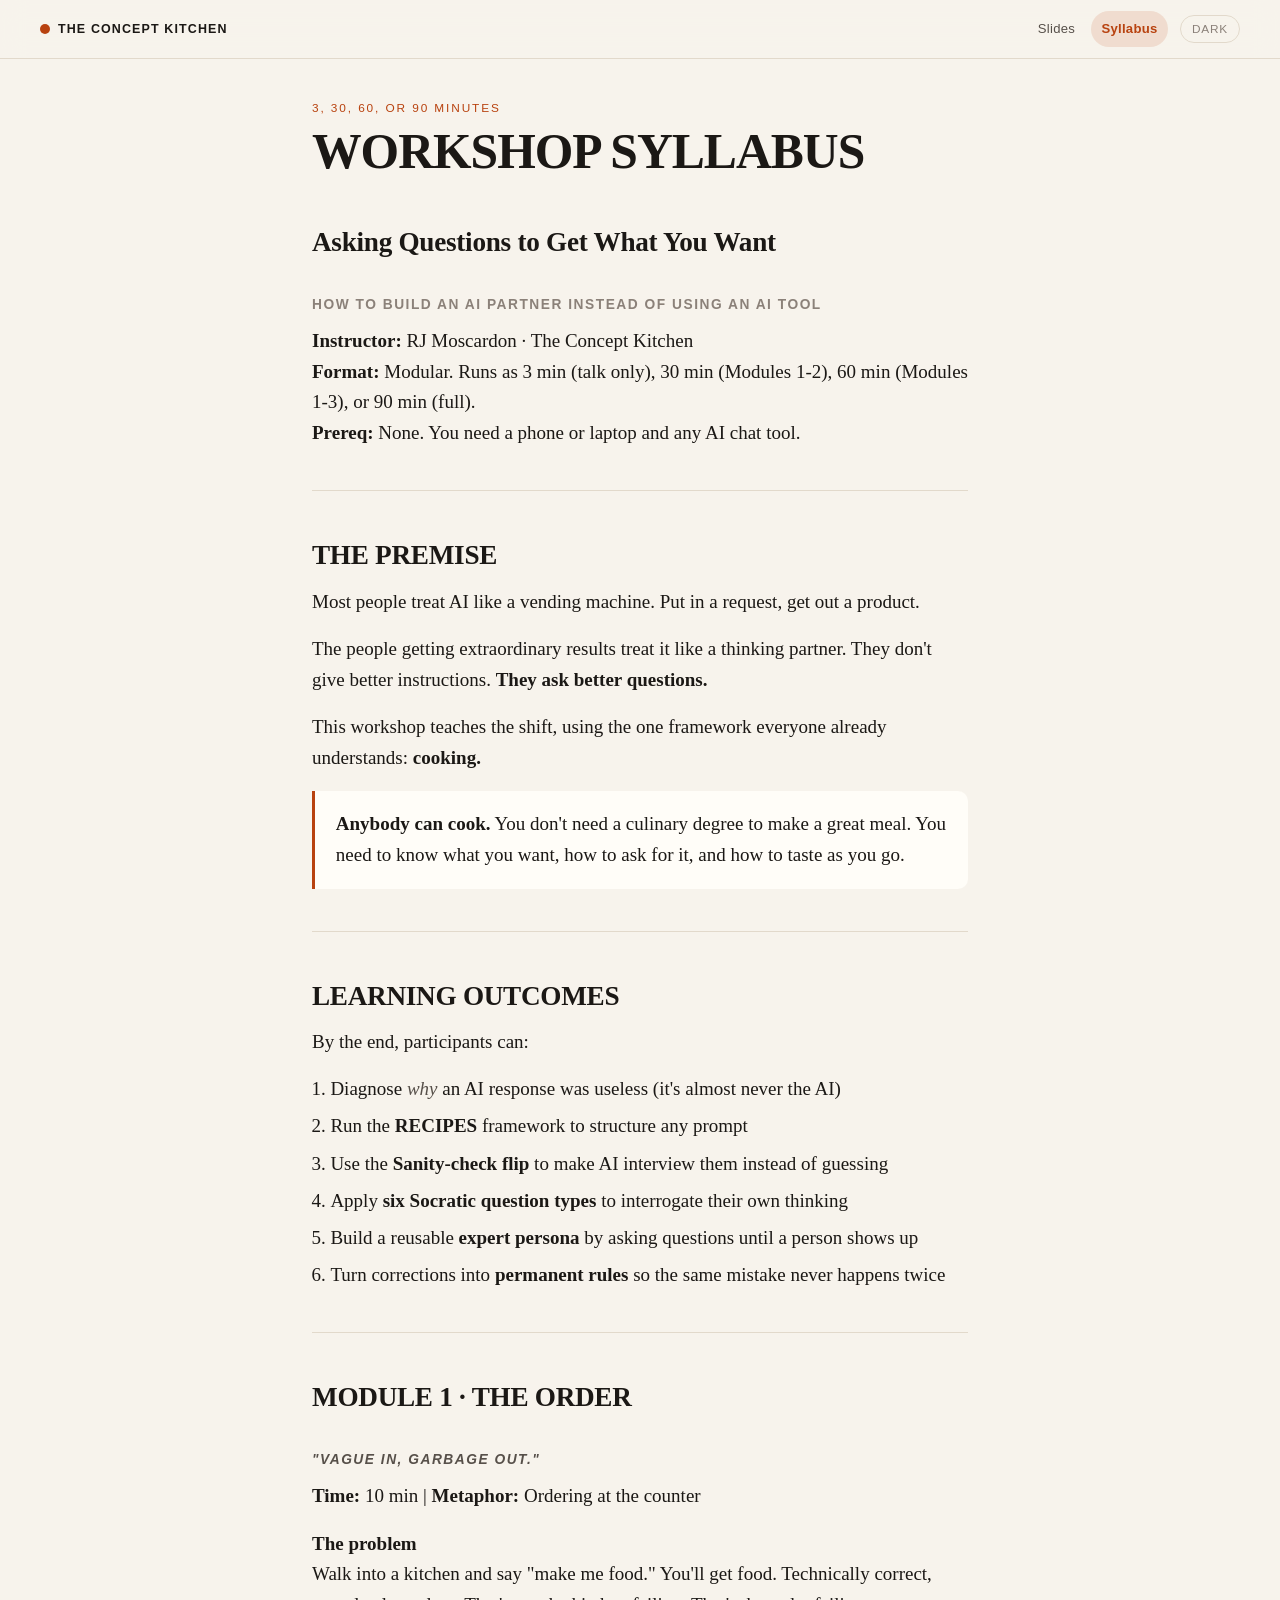
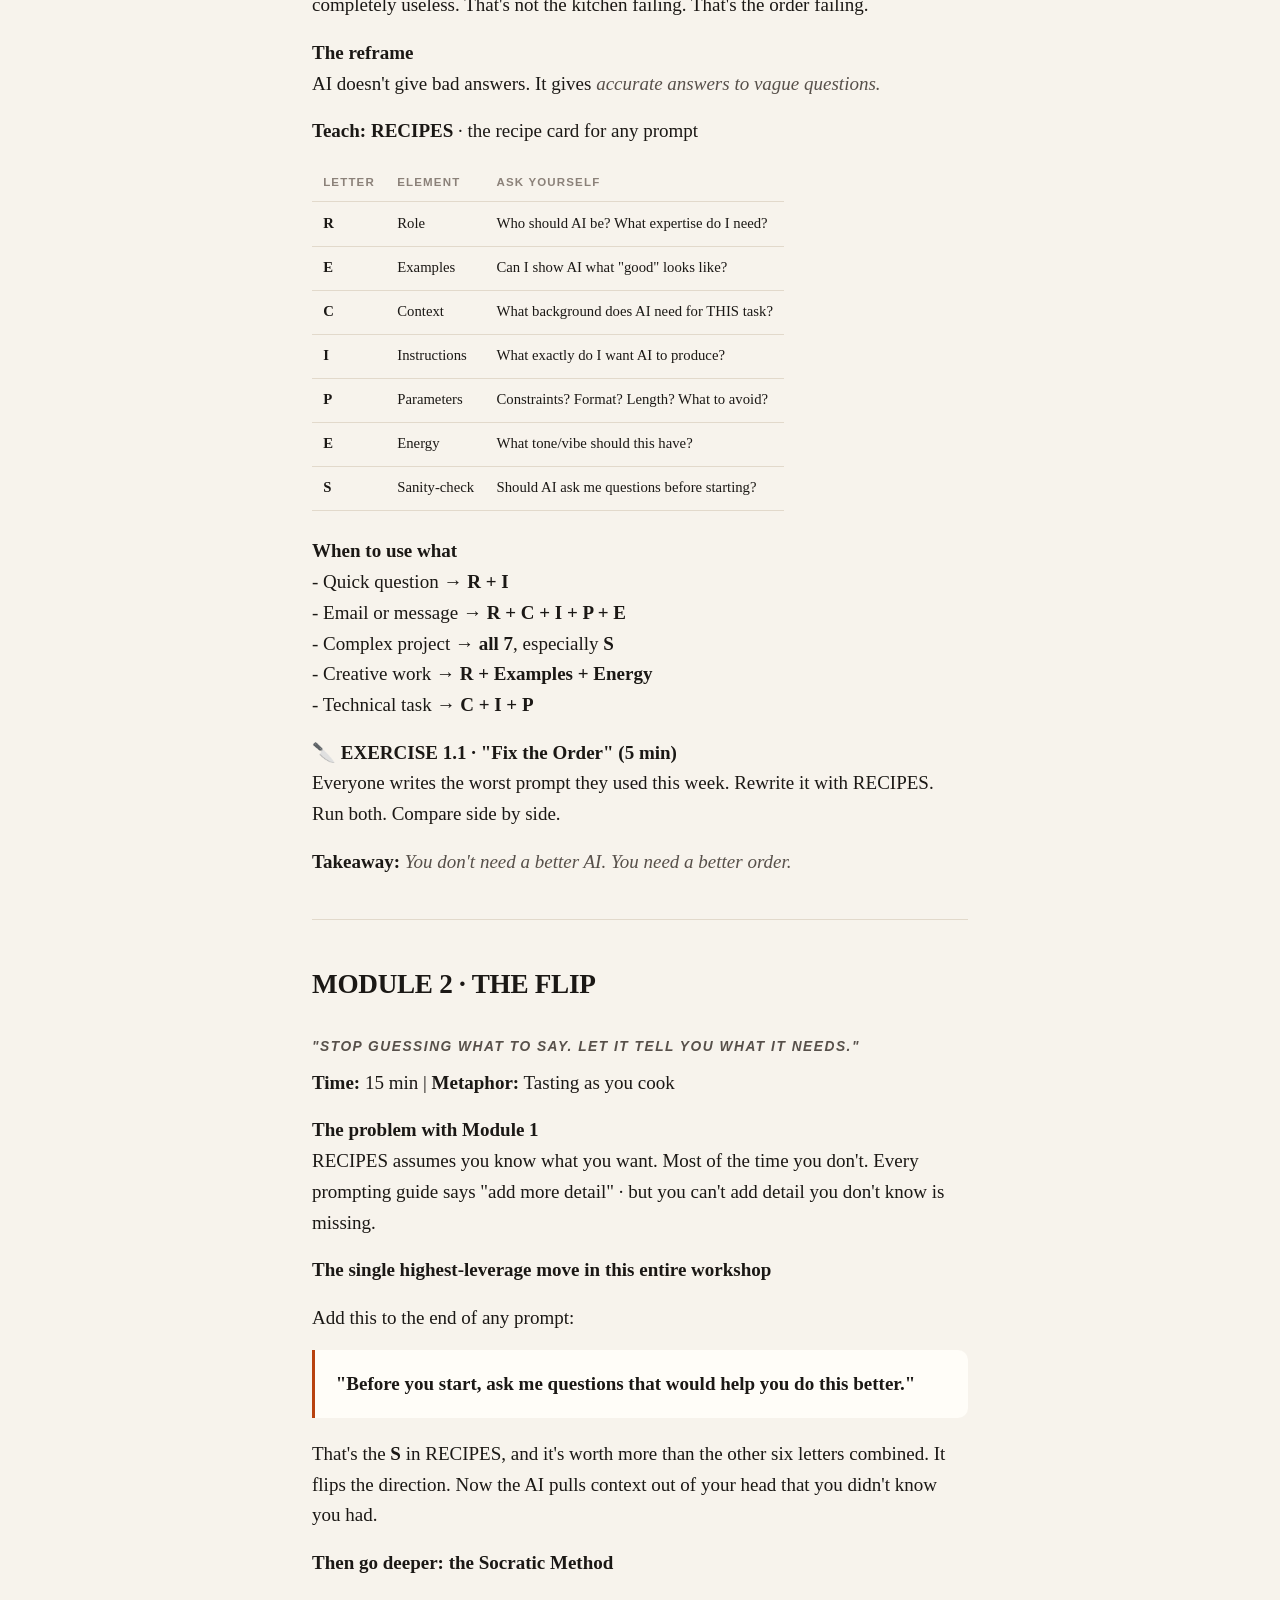
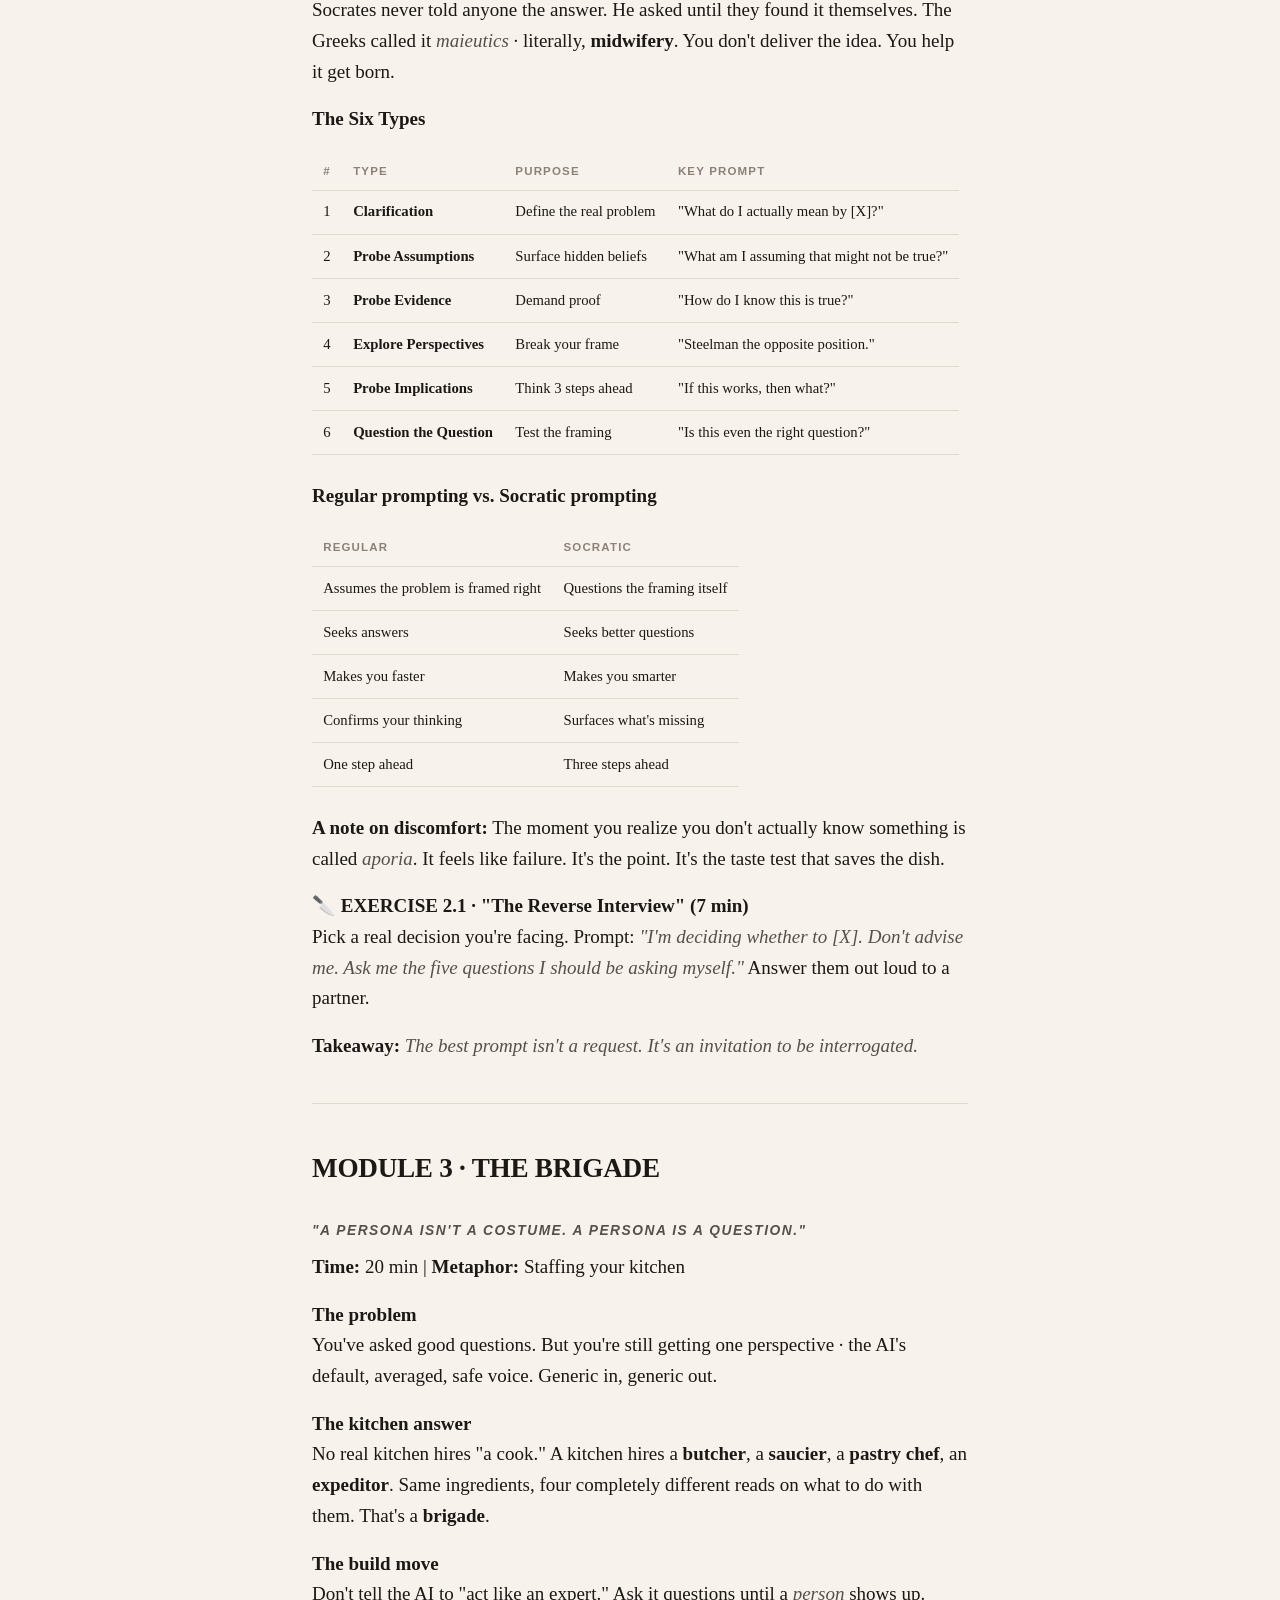
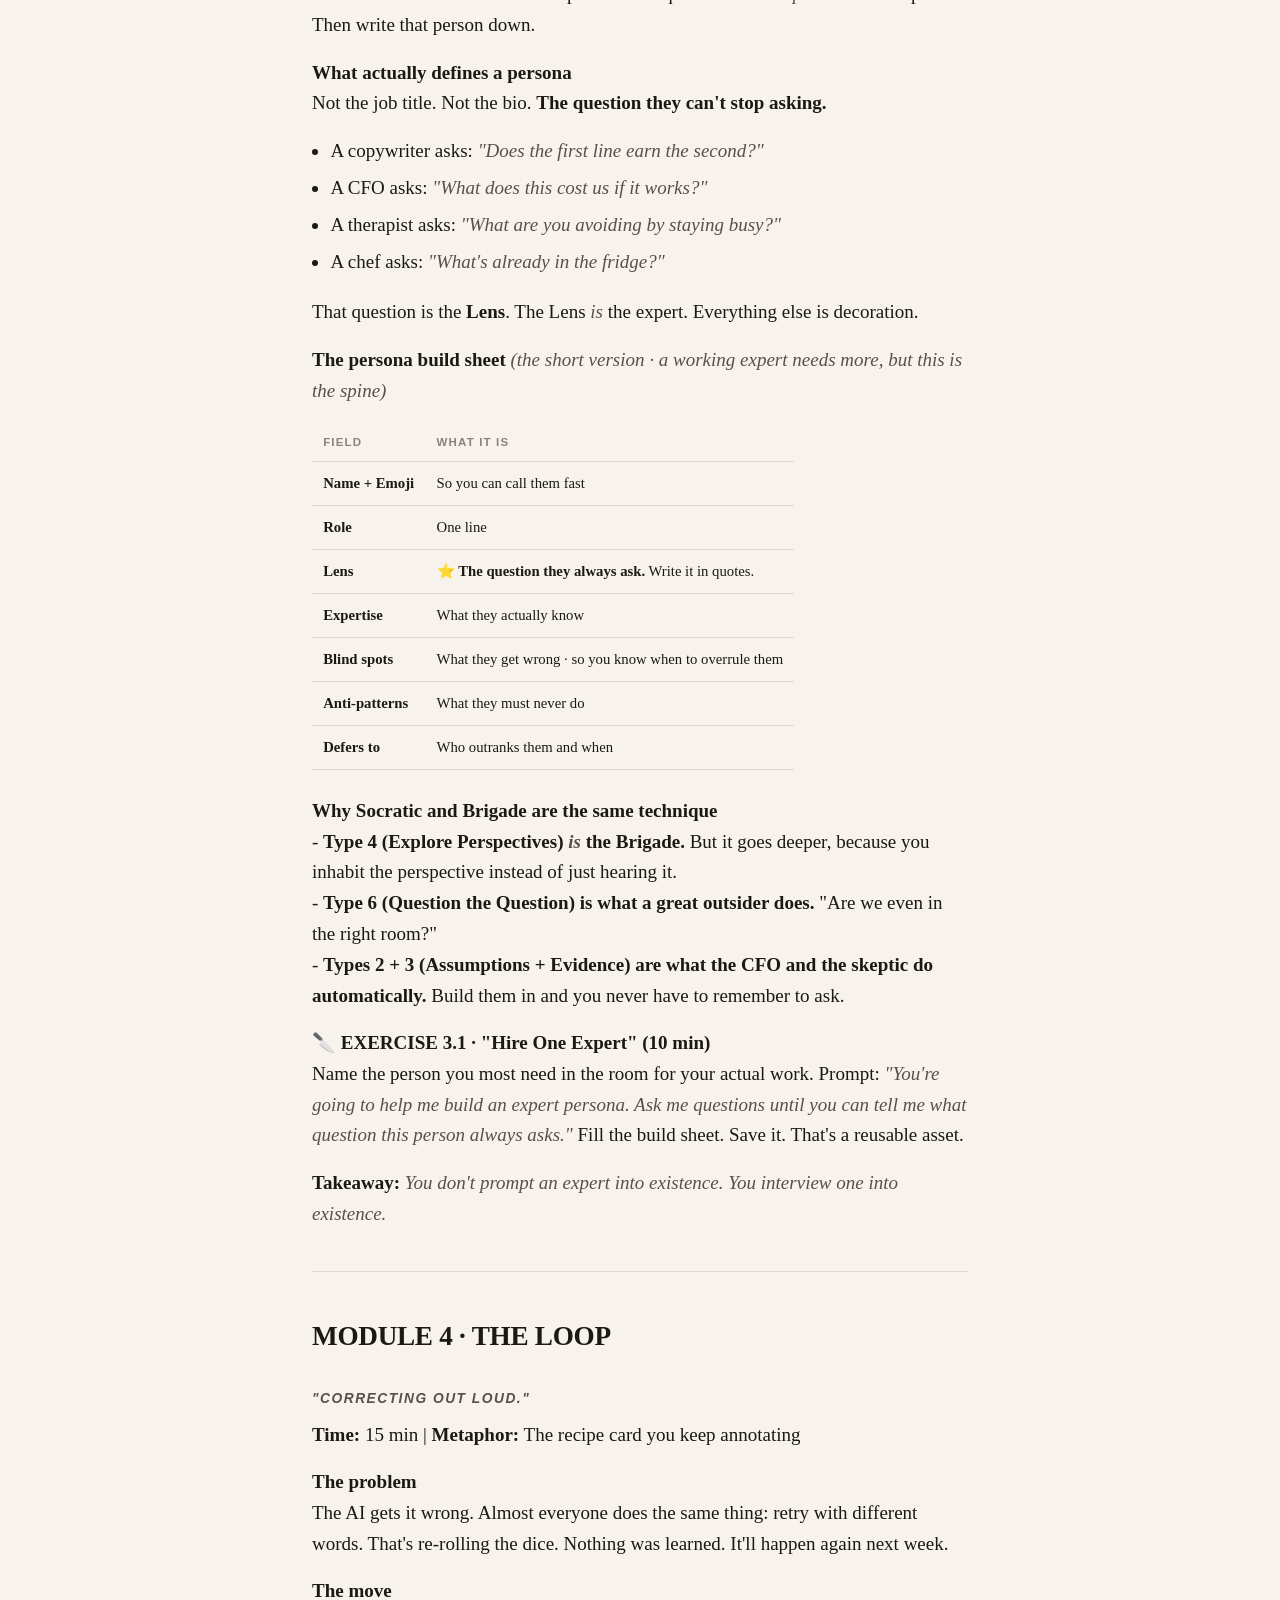
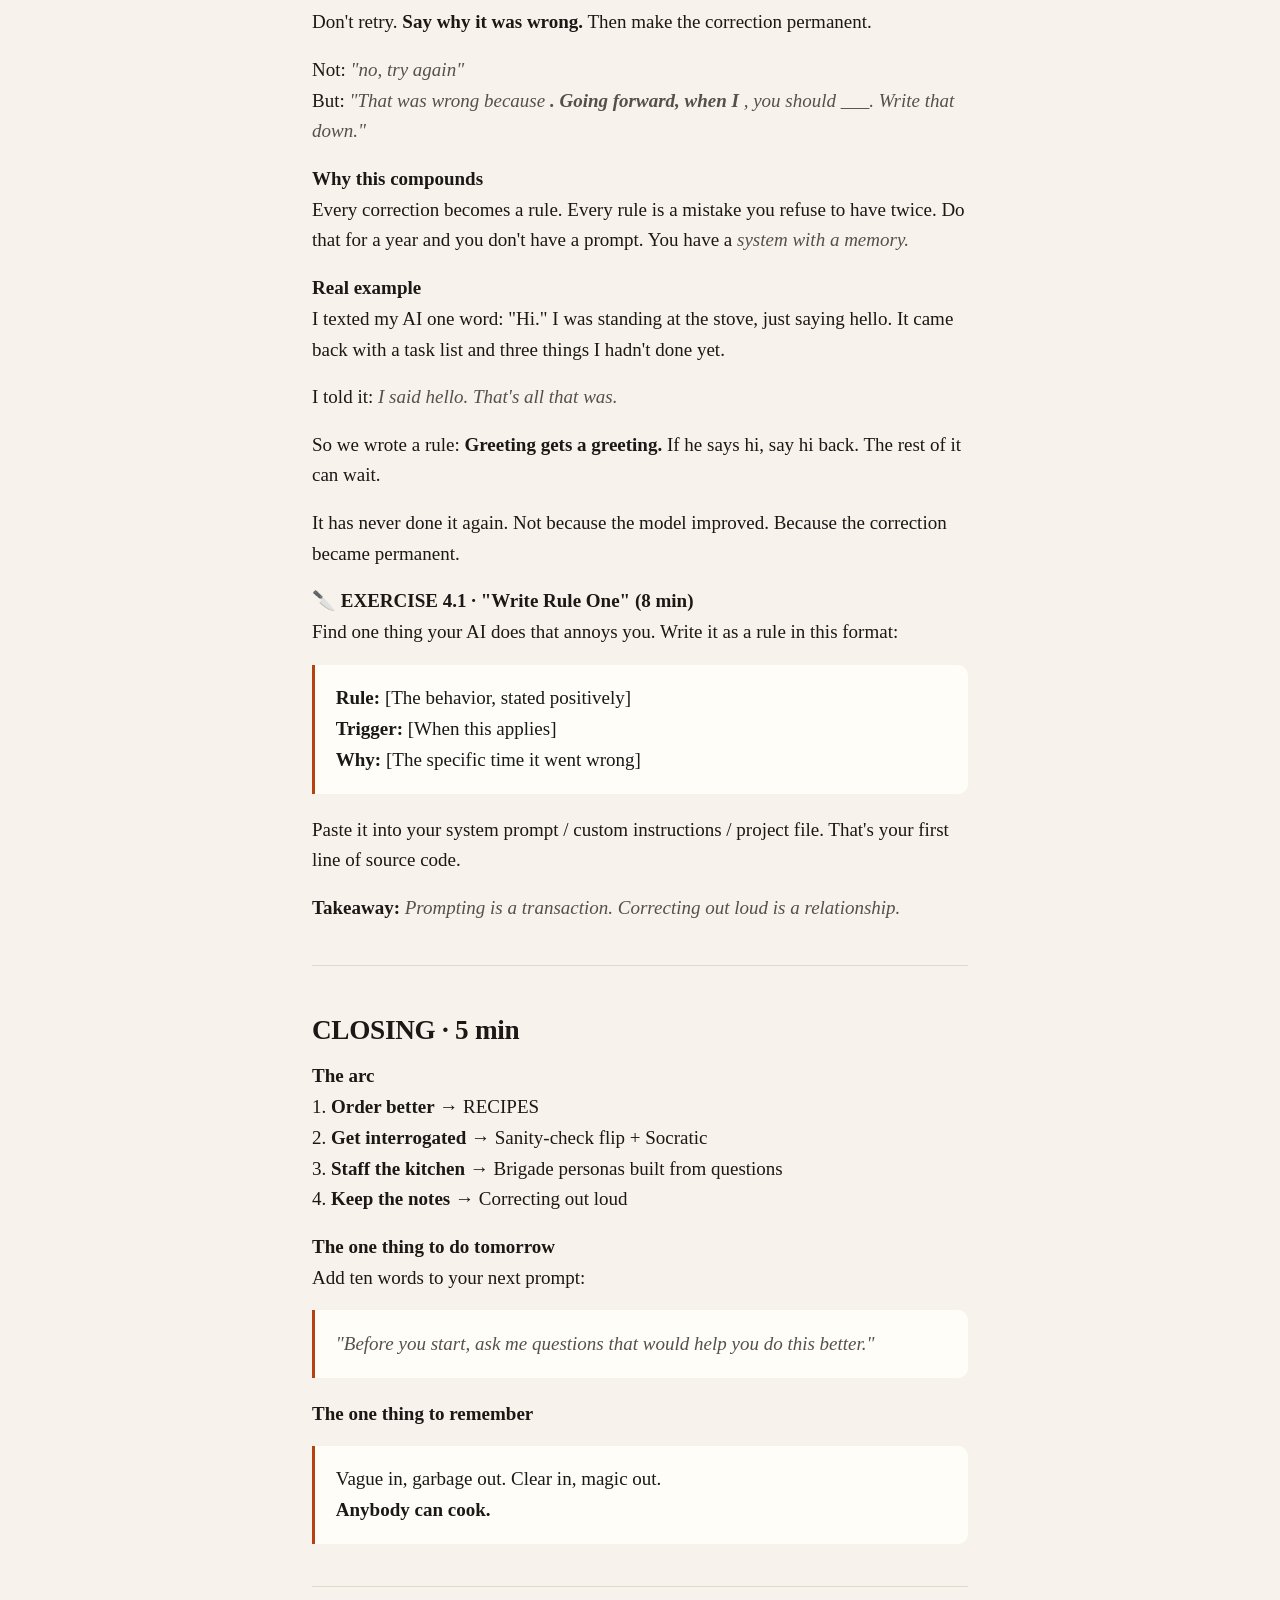
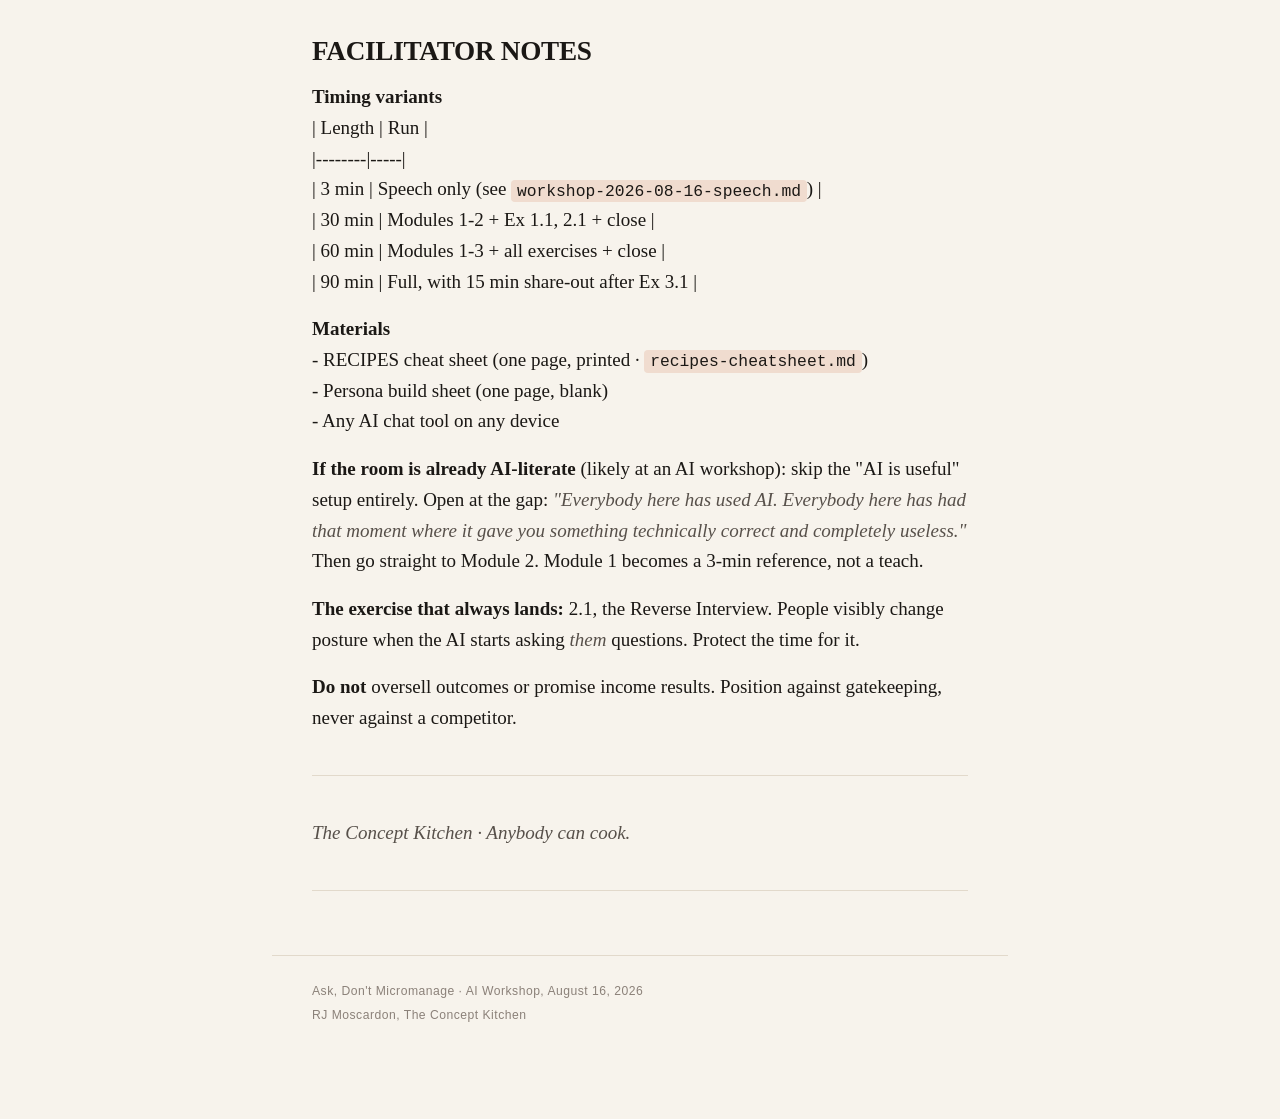
<file: public/syllabus.html>
<!DOCTYPE html>
<html lang="en">
<head>
<meta charset="utf-8">
<meta name="viewport" content="width=device-width, initial-scale=1, viewport-fit=cover">
<meta name="theme-color" content="#F7F3EC" media="(prefers-color-scheme: light)">
<meta name="theme-color" content="#14110F" media="(prefers-color-scheme: dark)">
<title>The Syllabus | The Concept Kitchen</title>
<meta name="description" content="Ask, don't micromanage. An AI workshop by RJ Moscardon, The Concept Kitchen.">
<link rel="stylesheet" href="/style.css">
<script>
  // Applied before paint so the stage never flashes white.
  (function () {
    var t = localStorage.getItem("tck-theme");
    if (t) document.documentElement.setAttribute("data-theme", t);
  })();
</script>
</head>
<body class="syllabus">
<header class="bar">
  <a class="mark" href="/">
    <span class="mark-dot"></span>
    <span class="mark-text">The Concept Kitchen</span>
  </a>
  <nav>
        <a href="/slides.html">Slides</a>
        <a href="/syllabus.html" class="here">Syllabus</a>
  </nav>
  <button id="theme" type="button" aria-label="Switch between light and dark">Dark</button>
</header>

<main>
<p class="kicker">3, 30, 60, or 90 minutes</p>
<h1>WORKSHOP SYLLABUS</h1>
<h2>Asking Questions to Get What You Want</h2>
<h3>How to Build an AI Partner Instead of Using an AI Tool</h3>
<p><strong>Instructor:</strong> RJ Moscardon · The Concept Kitchen<br />
<strong>Format:</strong> Modular. Runs as 3 min (talk only), 30 min (Modules 1-2), 60 min (Modules 1-3), or 90 min (full).<br />
<strong>Prereq:</strong> None. You need a phone or laptop and any AI chat tool.</p>
<hr />
<h2>THE PREMISE</h2>
<p>Most people treat AI like a vending machine. Put in a request, get out a product.</p>
<p>The people getting extraordinary results treat it like a thinking partner. They don't give better instructions. <strong>They ask better questions.</strong></p>
<p>This workshop teaches the shift, using the one framework everyone already understands: <strong>cooking.</strong></p>
<blockquote>
<p><strong>Anybody can cook.</strong> You don't need a culinary degree to make a great meal. You need to know what you want, how to ask for it, and how to taste as you go.</p>
</blockquote>
<hr />
<h2>LEARNING OUTCOMES</h2>
<p>By the end, participants can:</p>
<ol>
<li>Diagnose <em>why</em> an AI response was useless (it's almost never the AI)</li>
<li>Run the <strong>RECIPES</strong> framework to structure any prompt</li>
<li>Use the <strong>Sanity-check flip</strong> to make AI interview them instead of guessing</li>
<li>Apply <strong>six Socratic question types</strong> to interrogate their own thinking</li>
<li>Build a reusable <strong>expert persona</strong> by asking questions until a person shows up</li>
<li>Turn corrections into <strong>permanent rules</strong> so the same mistake never happens twice</li>
</ol>
<hr />
<h2>MODULE 1 · THE ORDER</h2>
<h3><em>"Vague in, garbage out."</em></h3>
<p><strong>Time:</strong> 10 min | <strong>Metaphor:</strong> Ordering at the counter</p>
<p><strong>The problem</strong><br />
Walk into a kitchen and say "make me food." You'll get food. Technically correct, completely useless. That's not the kitchen failing. That's the order failing.</p>
<p><strong>The reframe</strong><br />
AI doesn't give bad answers. It gives <em>accurate answers to vague questions.</em></p>
<p><strong>Teach: RECIPES</strong> · the recipe card for any prompt</p>
<table>
<thead>
<tr>
<th>Letter</th>
<th>Element</th>
<th>Ask Yourself</th>
</tr>
</thead>
<tbody>
<tr>
<td><strong>R</strong></td>
<td>Role</td>
<td>Who should AI be? What expertise do I need?</td>
</tr>
<tr>
<td><strong>E</strong></td>
<td>Examples</td>
<td>Can I show AI what "good" looks like?</td>
</tr>
<tr>
<td><strong>C</strong></td>
<td>Context</td>
<td>What background does AI need for THIS task?</td>
</tr>
<tr>
<td><strong>I</strong></td>
<td>Instructions</td>
<td>What exactly do I want AI to produce?</td>
</tr>
<tr>
<td><strong>P</strong></td>
<td>Parameters</td>
<td>Constraints? Format? Length? What to avoid?</td>
</tr>
<tr>
<td><strong>E</strong></td>
<td>Energy</td>
<td>What tone/vibe should this have?</td>
</tr>
<tr>
<td><strong>S</strong></td>
<td>Sanity-check</td>
<td>Should AI ask me questions before starting?</td>
</tr>
</tbody>
</table>
<p><strong>When to use what</strong><br />
- Quick question → <strong>R + I</strong><br />
- Email or message → <strong>R + C + I + P + E</strong><br />
- Complex project → <strong>all 7</strong>, especially <strong>S</strong><br />
- Creative work → <strong>R + Examples + Energy</strong><br />
- Technical task → <strong>C + I + P</strong></p>
<p><strong>🔪 EXERCISE 1.1 · "Fix the Order" (5 min)</strong><br />
Everyone writes the worst prompt they used this week. Rewrite it with RECIPES. Run both. Compare side by side.</p>
<p><strong>Takeaway:</strong> <em>You don't need a better AI. You need a better order.</em></p>
<hr />
<h2>MODULE 2 · THE FLIP</h2>
<h3><em>"Stop guessing what to say. Let it tell you what it needs."</em></h3>
<p><strong>Time:</strong> 15 min | <strong>Metaphor:</strong> Tasting as you cook</p>
<p><strong>The problem with Module 1</strong><br />
RECIPES assumes you know what you want. Most of the time you don't. Every prompting guide says "add more detail" · but you can't add detail you don't know is missing.</p>
<p><strong>The single highest-leverage move in this entire workshop</strong></p>
<p>Add this to the end of any prompt:</p>
<blockquote>
<p><strong>"Before you start, ask me questions that would help you do this better."</strong></p>
</blockquote>
<p>That's the <strong>S</strong> in RECIPES, and it's worth more than the other six letters combined. It flips the direction. Now the AI pulls context out of your head that you didn't know you had.</p>
<p><strong>Then go deeper: the Socratic Method</strong></p>
<p>Socrates never told anyone the answer. He asked until they found it themselves. The Greeks called it <em>maieutics</em> · literally, <strong>midwifery</strong>. You don't deliver the idea. You help it get born.</p>
<p><strong>The Six Types</strong></p>
<table>
<thead>
<tr>
<th>#</th>
<th>Type</th>
<th>Purpose</th>
<th>Key Prompt</th>
</tr>
</thead>
<tbody>
<tr>
<td>1</td>
<td><strong>Clarification</strong></td>
<td>Define the real problem</td>
<td>"What do I actually mean by [X]?"</td>
</tr>
<tr>
<td>2</td>
<td><strong>Probe Assumptions</strong></td>
<td>Surface hidden beliefs</td>
<td>"What am I assuming that might not be true?"</td>
</tr>
<tr>
<td>3</td>
<td><strong>Probe Evidence</strong></td>
<td>Demand proof</td>
<td>"How do I know this is true?"</td>
</tr>
<tr>
<td>4</td>
<td><strong>Explore Perspectives</strong></td>
<td>Break your frame</td>
<td>"Steelman the opposite position."</td>
</tr>
<tr>
<td>5</td>
<td><strong>Probe Implications</strong></td>
<td>Think 3 steps ahead</td>
<td>"If this works, then what?"</td>
</tr>
<tr>
<td>6</td>
<td><strong>Question the Question</strong></td>
<td>Test the framing</td>
<td>"Is this even the right question?"</td>
</tr>
</tbody>
</table>
<p><strong>Regular prompting vs. Socratic prompting</strong></p>
<table>
<thead>
<tr>
<th>Regular</th>
<th>Socratic</th>
</tr>
</thead>
<tbody>
<tr>
<td>Assumes the problem is framed right</td>
<td>Questions the framing itself</td>
</tr>
<tr>
<td>Seeks answers</td>
<td>Seeks better questions</td>
</tr>
<tr>
<td>Makes you faster</td>
<td>Makes you smarter</td>
</tr>
<tr>
<td>Confirms your thinking</td>
<td>Surfaces what's missing</td>
</tr>
<tr>
<td>One step ahead</td>
<td>Three steps ahead</td>
</tr>
</tbody>
</table>
<p><strong>A note on discomfort:</strong> The moment you realize you don't actually know something is called <em>aporia</em>. It feels like failure. It's the point. It's the taste test that saves the dish.</p>
<p><strong>🔪 EXERCISE 2.1 · "The Reverse Interview" (7 min)</strong><br />
Pick a real decision you're facing. Prompt: <em>"I'm deciding whether to [X]. Don't advise me. Ask me the five questions I should be asking myself."</em> Answer them out loud to a partner.</p>
<p><strong>Takeaway:</strong> <em>The best prompt isn't a request. It's an invitation to be interrogated.</em></p>
<hr />
<h2>MODULE 3 · THE BRIGADE</h2>
<h3><em>"A persona isn't a costume. A persona is a question."</em></h3>
<p><strong>Time:</strong> 20 min | <strong>Metaphor:</strong> Staffing your kitchen</p>
<p><strong>The problem</strong><br />
You've asked good questions. But you're still getting one perspective · the AI's default, averaged, safe voice. Generic in, generic out.</p>
<p><strong>The kitchen answer</strong><br />
No real kitchen hires "a cook." A kitchen hires a <strong>butcher</strong>, a <strong>saucier</strong>, a <strong>pastry chef</strong>, an <strong>expeditor</strong>. Same ingredients, four completely different reads on what to do with them. That's a <strong>brigade</strong>.</p>
<p><strong>The build move</strong><br />
Don't tell the AI to "act like an expert." Ask it questions until a <em>person</em> shows up. Then write that person down.</p>
<p><strong>What actually defines a persona</strong><br />
Not the job title. Not the bio. <strong>The question they can't stop asking.</strong></p>
<ul>
<li>A copywriter asks: <em>"Does the first line earn the second?"</em></li>
<li>A CFO asks: <em>"What does this cost us if it works?"</em></li>
<li>A therapist asks: <em>"What are you avoiding by staying busy?"</em></li>
<li>A chef asks: <em>"What's already in the fridge?"</em></li>
</ul>
<p>That question is the <strong>Lens</strong>. The Lens <em>is</em> the expert. Everything else is decoration.</p>
<p><strong>The persona build sheet</strong> <em>(the short version · a working expert needs more, but this is the spine)</em></p>
<table>
<thead>
<tr>
<th>Field</th>
<th>What it is</th>
</tr>
</thead>
<tbody>
<tr>
<td><strong>Name + Emoji</strong></td>
<td>So you can call them fast</td>
</tr>
<tr>
<td><strong>Role</strong></td>
<td>One line</td>
</tr>
<tr>
<td><strong>Lens</strong></td>
<td>⭐ <strong>The question they always ask.</strong> Write it in quotes.</td>
</tr>
<tr>
<td><strong>Expertise</strong></td>
<td>What they actually know</td>
</tr>
<tr>
<td><strong>Blind spots</strong></td>
<td>What they get wrong · so you know when to overrule them</td>
</tr>
<tr>
<td><strong>Anti-patterns</strong></td>
<td>What they must never do</td>
</tr>
<tr>
<td><strong>Defers to</strong></td>
<td>Who outranks them and when</td>
</tr>
</tbody>
</table>
<p><strong>Why Socratic and Brigade are the same technique</strong><br />
- <strong>Type 4 (Explore Perspectives) <em>is</em> the Brigade.</strong> But it goes deeper, because you inhabit the perspective instead of just hearing it.<br />
- <strong>Type 6 (Question the Question) is what a great outsider does.</strong> "Are we even in the right room?"<br />
- <strong>Types 2 + 3 (Assumptions + Evidence) are what the CFO and the skeptic do automatically.</strong> Build them in and you never have to remember to ask.</p>
<p><strong>🔪 EXERCISE 3.1 · "Hire One Expert" (10 min)</strong><br />
Name the person you most need in the room for your actual work. Prompt: <em>"You're going to help me build an expert persona. Ask me questions until you can tell me what question this person always asks."</em> Fill the build sheet. Save it. That's a reusable asset.</p>
<p><strong>Takeaway:</strong> <em>You don't prompt an expert into existence. You interview one into existence.</em></p>
<hr />
<h2>MODULE 4 · THE LOOP</h2>
<h3><em>"Correcting out loud."</em></h3>
<p><strong>Time:</strong> 15 min | <strong>Metaphor:</strong> The recipe card you keep annotating</p>
<p><strong>The problem</strong><br />
The AI gets it wrong. Almost everyone does the same thing: retry with different words. That's re-rolling the dice. Nothing was learned. It'll happen again next week.</p>
<p><strong>The move</strong><br />
Don't retry. <strong>Say why it was wrong.</strong> Then make the correction permanent.</p>
<p>Not: <em>"no, try again"</em><br />
But: <em>"That was wrong because <strong><em>. Going forward, when I </em></strong>, you should ___. Write that down."</em></p>
<p><strong>Why this compounds</strong><br />
Every correction becomes a rule. Every rule is a mistake you refuse to have twice. Do that for a year and you don't have a prompt. You have a <em>system with a memory.</em></p>
<p><strong>Real example</strong><br />
I texted my AI one word: "Hi." I was standing at the stove, just saying hello. It came back with a task list and three things I hadn't done yet.</p>
<p>I told it: <em>I said hello. That's all that was.</em></p>
<p>So we wrote a rule: <strong>Greeting gets a greeting.</strong> If he says hi, say hi back. The rest of it can wait.</p>
<p>It has never done it again. Not because the model improved. Because the correction became permanent.</p>
<p><strong>🔪 EXERCISE 4.1 · "Write Rule One" (8 min)</strong><br />
Find one thing your AI does that annoys you. Write it as a rule in this format:</p>
<blockquote>
<p><strong>Rule:</strong> [The behavior, stated positively]<br />
<strong>Trigger:</strong> [When this applies]<br />
<strong>Why:</strong> [The specific time it went wrong]</p>
</blockquote>
<p>Paste it into your system prompt / custom instructions / project file. That's your first line of source code.</p>
<p><strong>Takeaway:</strong> <em>Prompting is a transaction. Correcting out loud is a relationship.</em></p>
<hr />
<h2>CLOSING · 5 min</h2>
<p><strong>The arc</strong><br />
1. <strong>Order better</strong> → RECIPES<br />
2. <strong>Get interrogated</strong> → Sanity-check flip + Socratic<br />
3. <strong>Staff the kitchen</strong> → Brigade personas built from questions<br />
4. <strong>Keep the notes</strong> → Correcting out loud</p>
<p><strong>The one thing to do tomorrow</strong><br />
Add ten words to your next prompt:</p>
<blockquote>
<p><em>"Before you start, ask me questions that would help you do this better."</em></p>
</blockquote>
<p><strong>The one thing to remember</strong></p>
<blockquote>
<p>Vague in, garbage out. Clear in, magic out.<br />
<strong>Anybody can cook.</strong></p>
</blockquote>
<hr />
<h2>FACILITATOR NOTES</h2>
<p><strong>Timing variants</strong><br />
| Length | Run |<br />
|--------|-----|<br />
| 3 min | Speech only (see <code>workshop-2026-08-16-speech.md</code>) |<br />
| 30 min | Modules 1-2 + Ex 1.1, 2.1 + close |<br />
| 60 min | Modules 1-3 + all exercises + close |<br />
| 90 min | Full, with 15 min share-out after Ex 3.1 |</p>
<p><strong>Materials</strong><br />
- RECIPES cheat sheet (one page, printed · <code>recipes-cheatsheet.md</code>)<br />
- Persona build sheet (one page, blank)<br />
- Any AI chat tool on any device</p>
<p><strong>If the room is already AI-literate</strong> (likely at an AI workshop): skip the "AI is useful" setup entirely. Open at the gap: <em>"Everybody here has used AI. Everybody here has had that moment where it gave you something technically correct and completely useless."</em> Then go straight to Module 2. Module 1 becomes a 3-min reference, not a teach.</p>
<p><strong>The exercise that always lands:</strong> 2.1, the Reverse Interview. People visibly change posture when the AI starts asking <em>them</em> questions. Protect the time for it.</p>
<p><strong>Do not</strong> oversell outcomes or promise income results. Position against gatekeeping, never against a competitor.</p>
<hr />
<p><em>The Concept Kitchen · Anybody can cook.</em></p>
<hr />
</main>

<footer>
  <p>Ask, Don't Micromanage &middot; AI Workshop, August 16, 2026</p>
  <p>RJ Moscardon, The Concept Kitchen</p>
</footer>

<script>
  var btn = document.getElementById("theme");
  function paint() {
    var dark = document.documentElement.getAttribute("data-theme") === "dark";
    btn.textContent = dark ? "Light" : "Dark";
  }
  btn.addEventListener("click", function () {
    var dark = document.documentElement.getAttribute("data-theme") === "dark";
    var next = dark ? "light" : "dark";
    document.documentElement.setAttribute("data-theme", next);
    localStorage.setItem("tck-theme", next);
    paint();
  });
  paint();
</script>
</body>
</html>
</file>
<file: style.css>
/* The Concept Kitchen — workshop site
   Register: warm paper, ink, one ember accent. Built to be read off a phone
   at arm's length in a dim room, not to look like a docs site. */

:root {
  --paper: #F7F3EC;
  --paper-2: #FFFDF8;
  --ink: #1B1815;
  --ink-2: #57504A;
  --ink-3: #8B8179;
  --ember: #B8420F;
  --ember-soft: #F0DCCF;
  --rule: #E2D9CB;
  --serif: "Iowan Old Style", "Palatino Linotype", Palatino, "Book Antiqua", Georgia, serif;
  --sans: "Avenir Next", Avenir, "Futura", "Trebuchet MS", sans-serif;
}

html[data-theme="dark"] {
  --paper: #14110F;
  --paper-2: #1D1917;
  --ink: #F2EBE2;
  --ink-2: #B6ABA0;
  --ink-3: #7C7168;
  --ember: #F2884B;
  --ember-soft: #37231A;
  --rule: #2E2823;
}

* { box-sizing: border-box; }

html {
  -webkit-text-size-adjust: 100%;
  scroll-behavior: smooth;
}

body {
  margin: 0;
  background: var(--paper);
  color: var(--ink);
  font-family: var(--serif);
  font-size: 19px;
  line-height: 1.62;
  padding-bottom: 4rem;
}

/* ---------- bar ---------- */

.bar {
  position: sticky;
  top: 0;
  z-index: 20;
  display: flex;
  align-items: center;
  gap: 0.75rem;
  padding: 0.7rem clamp(1rem, 4vw, 2.5rem);
  padding-top: max(0.7rem, env(safe-area-inset-top));
  background: color-mix(in srgb, var(--paper) 92%, transparent);
  backdrop-filter: saturate(140%) blur(12px);
  -webkit-backdrop-filter: saturate(140%) blur(12px);
  border-bottom: 1px solid var(--rule);
}

.mark {
  display: flex;
  align-items: center;
  gap: 0.5rem;
  text-decoration: none;
  color: var(--ink);
  margin-right: auto;
}

.mark-dot {
  width: 10px;
  height: 10px;
  border-radius: 50%;
  background: var(--ember);
  flex: none;
}

.mark-text {
  font-family: var(--sans);
  font-size: 0.78rem;
  letter-spacing: 0.09em;
  text-transform: uppercase;
  font-weight: 600;
  white-space: nowrap;
}

.bar nav {
  display: flex;
  gap: 0.35rem;
}

.bar nav a {
  font-family: var(--sans);
  font-size: 0.82rem;
  letter-spacing: 0.02em;
  text-decoration: none;
  color: var(--ink-2);
  padding: 0.45rem 0.65rem;
  border-radius: 999px;
  white-space: nowrap;
}

.bar nav a.here {
  background: var(--ember-soft);
  color: var(--ember);
  font-weight: 600;
}

#theme {
  font-family: var(--sans);
  font-size: 0.74rem;
  letter-spacing: 0.06em;
  text-transform: uppercase;
  color: var(--ink-3);
  background: none;
  border: 1px solid var(--rule);
  border-radius: 999px;
  padding: 0.4rem 0.7rem;
  cursor: pointer;
}

@media (max-width: 560px) {
  .mark-text { display: none; }
  #theme { display: none; }
  .bar nav { width: 100%; justify-content: space-between; }
  .bar nav a { flex: 1; text-align: center; }
}

/* ---------- layout ---------- */

main {
  max-width: 46rem;
  margin: 0 auto;
  padding: 2.5rem clamp(1.15rem, 5vw, 2.5rem) 0;
}

.kicker {
  font-family: var(--sans);
  font-size: 0.74rem;
  letter-spacing: 0.16em;
  text-transform: uppercase;
  color: var(--ember);
  margin: 0 0 0.4rem;
}

h1 {
  font-size: clamp(2.1rem, 7vw, 3.1rem);
  line-height: 1.08;
  letter-spacing: -0.02em;
  margin: 0 0 1.4rem;
  font-weight: 600;
}

h2 {
  font-size: clamp(1.35rem, 4vw, 1.7rem);
  line-height: 1.2;
  letter-spacing: -0.01em;
  margin: 3rem 0 0.9rem;
  font-weight: 600;
}

h3 {
  font-family: var(--sans);
  font-size: 0.86rem;
  letter-spacing: 0.11em;
  text-transform: uppercase;
  color: var(--ink-3);
  margin: 2.2rem 0 0.6rem;
  font-weight: 600;
}

p { margin: 0 0 1.05rem; }

em { color: var(--ink-2); }

strong { font-weight: 600; }

a { color: var(--ember); }

hr {
  border: 0;
  height: 1px;
  background: var(--rule);
  margin: 2.6rem 0;
}

ul, ol { padding-left: 1.15rem; margin: 0 0 1.2rem; }
li { margin-bottom: 0.4rem; }

table {
  width: 100%;
  border-collapse: collapse;
  font-size: 0.92rem;
  margin: 0 0 1.6rem;
  display: block;
  overflow-x: auto;
}
th, td {
  text-align: left;
  padding: 0.6rem 0.7rem;
  border-bottom: 1px solid var(--rule);
  vertical-align: top;
}
th {
  font-family: var(--sans);
  font-size: 0.72rem;
  letter-spacing: 0.1em;
  text-transform: uppercase;
  color: var(--ink-3);
}

code {
  font-family: ui-monospace, "SF Mono", Menlo, monospace;
  font-size: 0.86em;
  background: var(--ember-soft);
  padding: 0.1em 0.35em;
  border-radius: 4px;
}

blockquote {
  margin: 0 0 1.3rem;
  padding: 1.15rem 1.3rem;
  background: var(--paper-2);
  border-left: 3px solid var(--ember);
  border-radius: 0 10px 10px 0;
}
blockquote > :last-child { margin-bottom: 0; }

/* ---------- home ---------- */

.lede h1 { margin-bottom: 1rem; }
.lede h1 em { color: var(--ember); font-style: italic; }

.sub {
  font-size: 1.18rem;
  color: var(--ink-2);
  max-width: 34rem;
  margin-bottom: 2.6rem;
}

.cards { display: grid; gap: 0.9rem; margin-bottom: 3.4rem; }

.card {
  display: block;
  text-decoration: none;
  color: inherit;
  background: var(--paper-2);
  border: 1px solid var(--rule);
  border-radius: 14px;
  padding: 1.3rem 1.4rem;
  transition: border-color 0.15s ease, transform 0.15s ease;
}
.card:hover { border-color: var(--ember); transform: translateY(-2px); }

.card-kicker {
  font-family: var(--sans);
  font-size: 0.7rem;
  letter-spacing: 0.13em;
  text-transform: uppercase;
  color: var(--ink-3);
}

.card h2 { margin: 0.35rem 0 0.4rem; font-size: 1.5rem; }
.card p { margin: 0 0 0.9rem; color: var(--ink-2); font-size: 1rem; }

.card-go {
  font-family: var(--sans);
  font-size: 0.78rem;
  letter-spacing: 0.06em;
  color: var(--ember);
  font-weight: 600;
}

.pull {
  border-top: 1px solid var(--rule);
  border-bottom: 1px solid var(--rule);
  padding: 2.2rem 0;
  margin-bottom: 3rem;
}
.pull p { font-size: 1.3rem; line-height: 1.45; }
.pull-tag { color: var(--ember); font-weight: 600; margin-bottom: 0; }

.one-move blockquote.move {
  font-size: 1.35rem;
  line-height: 1.4;
  padding: 1.4rem 1.5rem;
}
.after { color: var(--ink-2); }

/* ---------- speech / teleprompter ---------- */

.teleprompter main { max-width: 40rem; }

.teleprompter main > p {
  font-size: 1.32rem;
  line-height: 1.68;
  margin-bottom: 1.25rem;
}

.teleprompter main > p > strong { color: var(--ink); }

.teleprompter main > p > em {
  color: var(--ink-3);
  font-size: 0.94em;
}

.beat {
  display: flex;
  align-items: baseline;
  gap: 0.7rem;
  margin: 2.8rem 0 1.1rem !important;
  padding-top: 0.9rem;
  border-top: 2px solid var(--ember-soft);
}

.clock {
  font-family: var(--sans);
  font-size: 1rem !important;
  font-weight: 700;
  color: var(--ember);
  letter-spacing: 0.02em;
  flex: none;
}

.cue {
  font-family: var(--sans);
  font-size: 0.74rem !important;
  letter-spacing: 0.14em;
  text-transform: uppercase;
  color: var(--ink-3);
}

/* ---------- deck ---------- */

.deck main > h2 {
  font-family: var(--sans);
  font-size: 0.8rem;
  letter-spacing: 0.14em;
  text-transform: uppercase;
  color: var(--ember);
  margin-top: 3.2rem;
}

.deck blockquote {
  border-left: 0;
  border: 1px solid var(--rule);
  border-radius: 14px;
  padding: 1.6rem 1.5rem;
  background: var(--paper-2);
}

.deck blockquote h1 { font-size: clamp(1.7rem, 6vw, 2.4rem); margin-bottom: 0.7rem; }
.deck blockquote h2 { font-size: 1.3rem; margin: 0 0 0.6rem; }
.deck blockquote h3 {
  font-family: var(--serif);
  font-size: 1.08rem;
  text-transform: none;
  letter-spacing: 0;
  color: var(--ink-2);
  margin: 0 0 0.6rem;
}

.deck main > p > strong:first-child { color: var(--ink-2); }

/* ---------- workshop ---------- */

.workshop main > h2 {
  border-top: 1px solid var(--rule);
  padding-top: 1.7rem;
}

/* ---------- footer ---------- */

footer {
  max-width: 46rem;
  margin: 4rem auto 0;
  padding: 1.6rem clamp(1.15rem, 5vw, 2.5rem);
  border-top: 1px solid var(--rule);
  font-family: var(--sans);
  font-size: 0.76rem;
  letter-spacing: 0.04em;
  color: var(--ink-3);
}
footer p { margin: 0 0 0.25rem; }

@media print {
  .bar, footer, #theme { display: none; }
  body { background: #fff; color: #000; font-size: 12pt; }
}

/* ---------- title cards ----------
   Four brand cards that open the deck. Every mark we were handed is a JPEG on a
   near-white ground, so each card gets its own fixed warm-white plate in BOTH
   themes. Without it the marks would punch white rectangles out of the dark
   deck. The plate is a decision, not a default: it reads as a printed card set
   down on the page. Generous margins because RJ asked for room between them. */

.titlecard {
  margin: 4.5rem 0;
  padding: clamp(1.4rem, 5vw, 2.6rem);
  background: #FFFDF8;
  border: 1px solid var(--rule);
  border-radius: 18px;
  text-align: center;
  box-shadow: 0 1px 2px rgba(27, 24, 21, 0.05), 0 12px 30px rgba(27, 24, 21, 0.07);
}

.titlecard + .titlecard { margin-top: 5.5rem; }
.titlecard:first-of-type { margin-top: 2.5rem; }

.titlecard img {
  display: block;
  width: 100%;
  height: auto;
  border-radius: 10px;
}

/* Wordmarks are not artwork. They get a ceiling so they never outshout the flyer. */
.titlecard-mark {
  max-width: 21rem;
  margin: 0.6rem auto;
}

.titlecard-line {
  margin: 1.3rem 0 0;
  font-family: var(--sans);
  font-size: 0.84rem;
  letter-spacing: 0.03em;
  color: #57504A;
}

/* ---------- wifi card ----------
   Utility slide, so it gets utility rules: the credentials are the biggest type
   on the page and they are monospaced, because someone in the back row is going
   to be squinting at an O wondering if it's a zero. */

.wificard-head {
  margin: 0 0 1.8rem;
  font-family: var(--sans);
  font-size: 1rem;
  font-weight: 600;
  letter-spacing: 0.02em;
  color: #57504A;
}

.wificard-creds {
  margin: 0;
  display: grid;
  gap: 0.3rem;
  justify-items: center;
}

.wificard-creds dt {
  font-family: var(--sans);
  font-size: 0.7rem;
  font-weight: 600;
  letter-spacing: 0.16em;
  text-transform: uppercase;
  color: #8B8179;
}

.wificard-creds dd {
  margin: 0 0 1.5rem;
  font-family: "SF Mono", Menlo, Consolas, monospace;
  font-size: clamp(1.5rem, 6vw, 2.5rem);
  font-weight: 600;
  line-height: 1.15;
  color: #1B1815;
  overflow-wrap: anywhere;
}

.wificard-creds dd:last-child { margin-bottom: 0; }

/* ---------- brand lockup ----------
   Matches the concept.kitchen footer: mark, 12px gap, Bitter-class serif,
   "kitchen" carried in the accent. */

.tck-lockup {
  display: flex;
  align-items: center;
  gap: 12px;
  margin-bottom: 1rem;
}

.tck-lockup img { height: 42px; width: auto; }

.tck-lockup-text {
  font-family: var(--serif);
  font-weight: 700;
  font-size: 1.15rem;
  letter-spacing: 0;
  color: var(--ink);
}

.tck-lockup-text span { color: var(--ember); }
</file>
